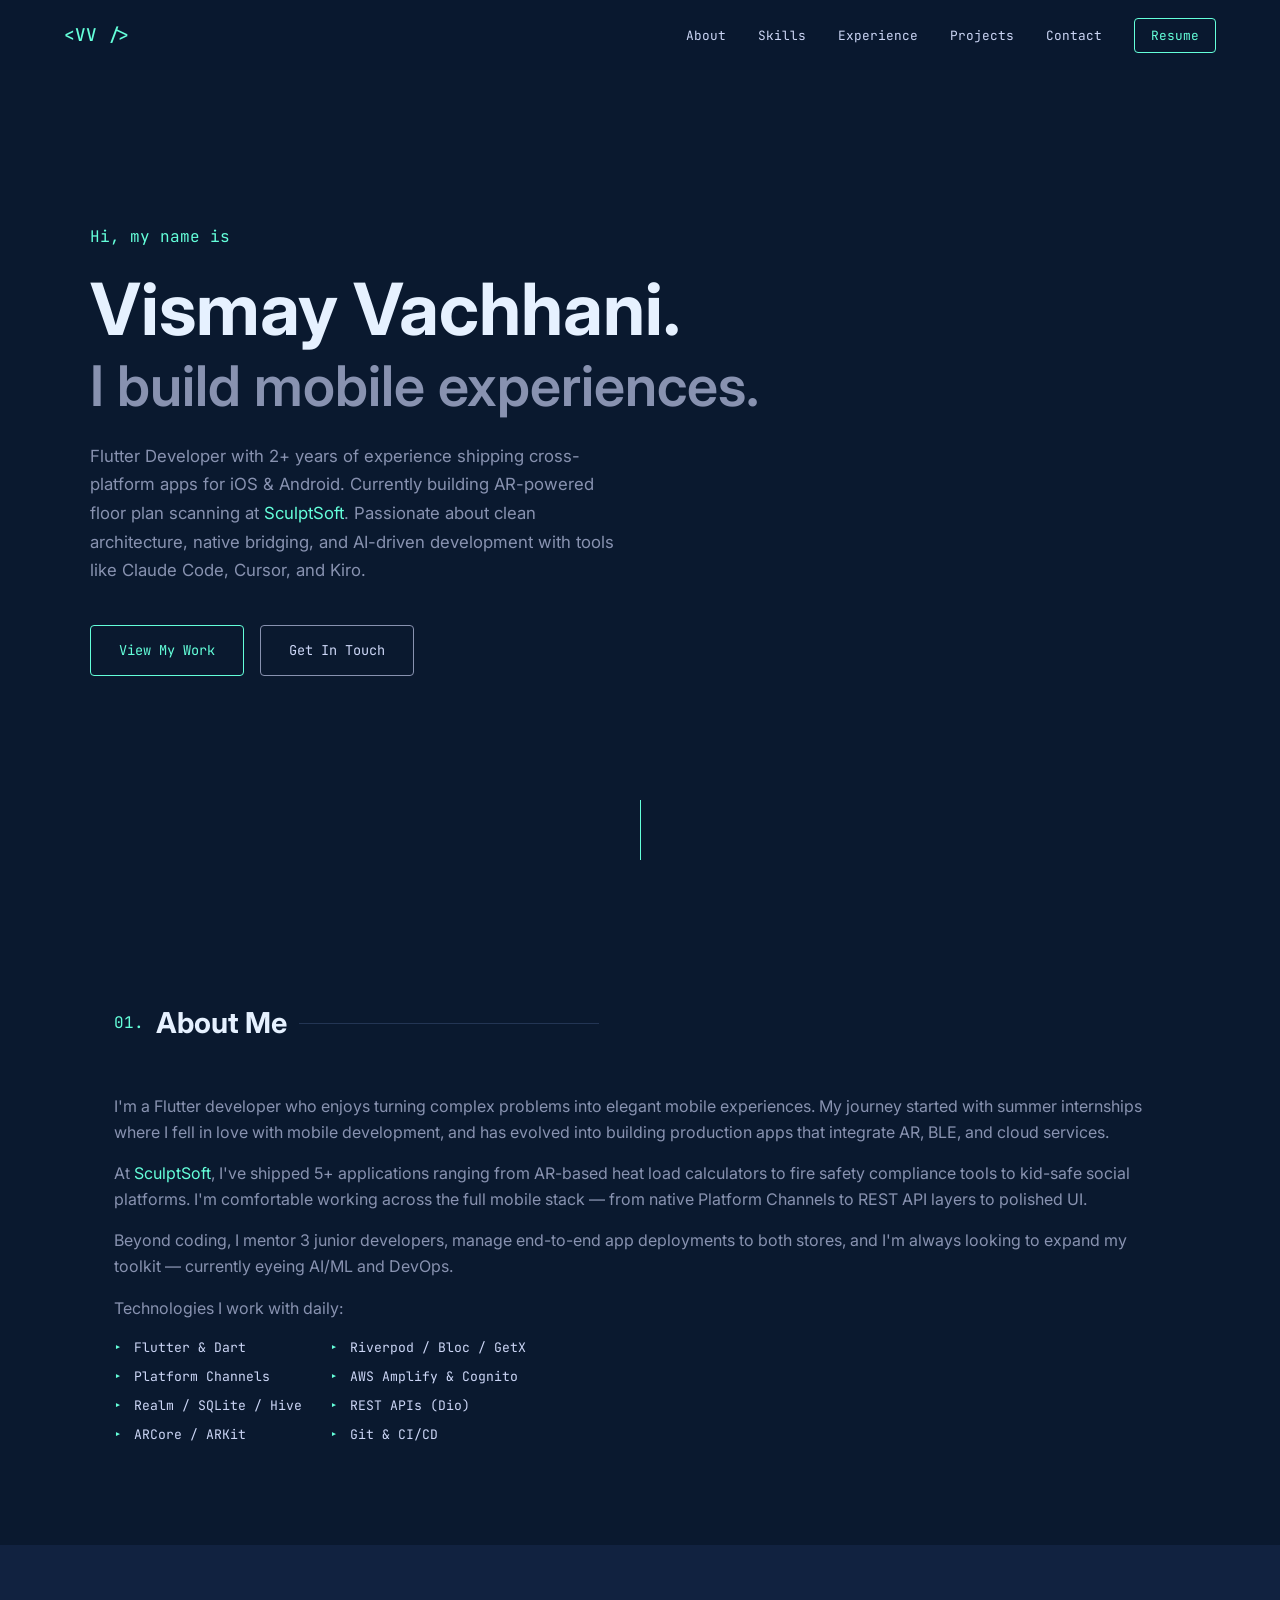
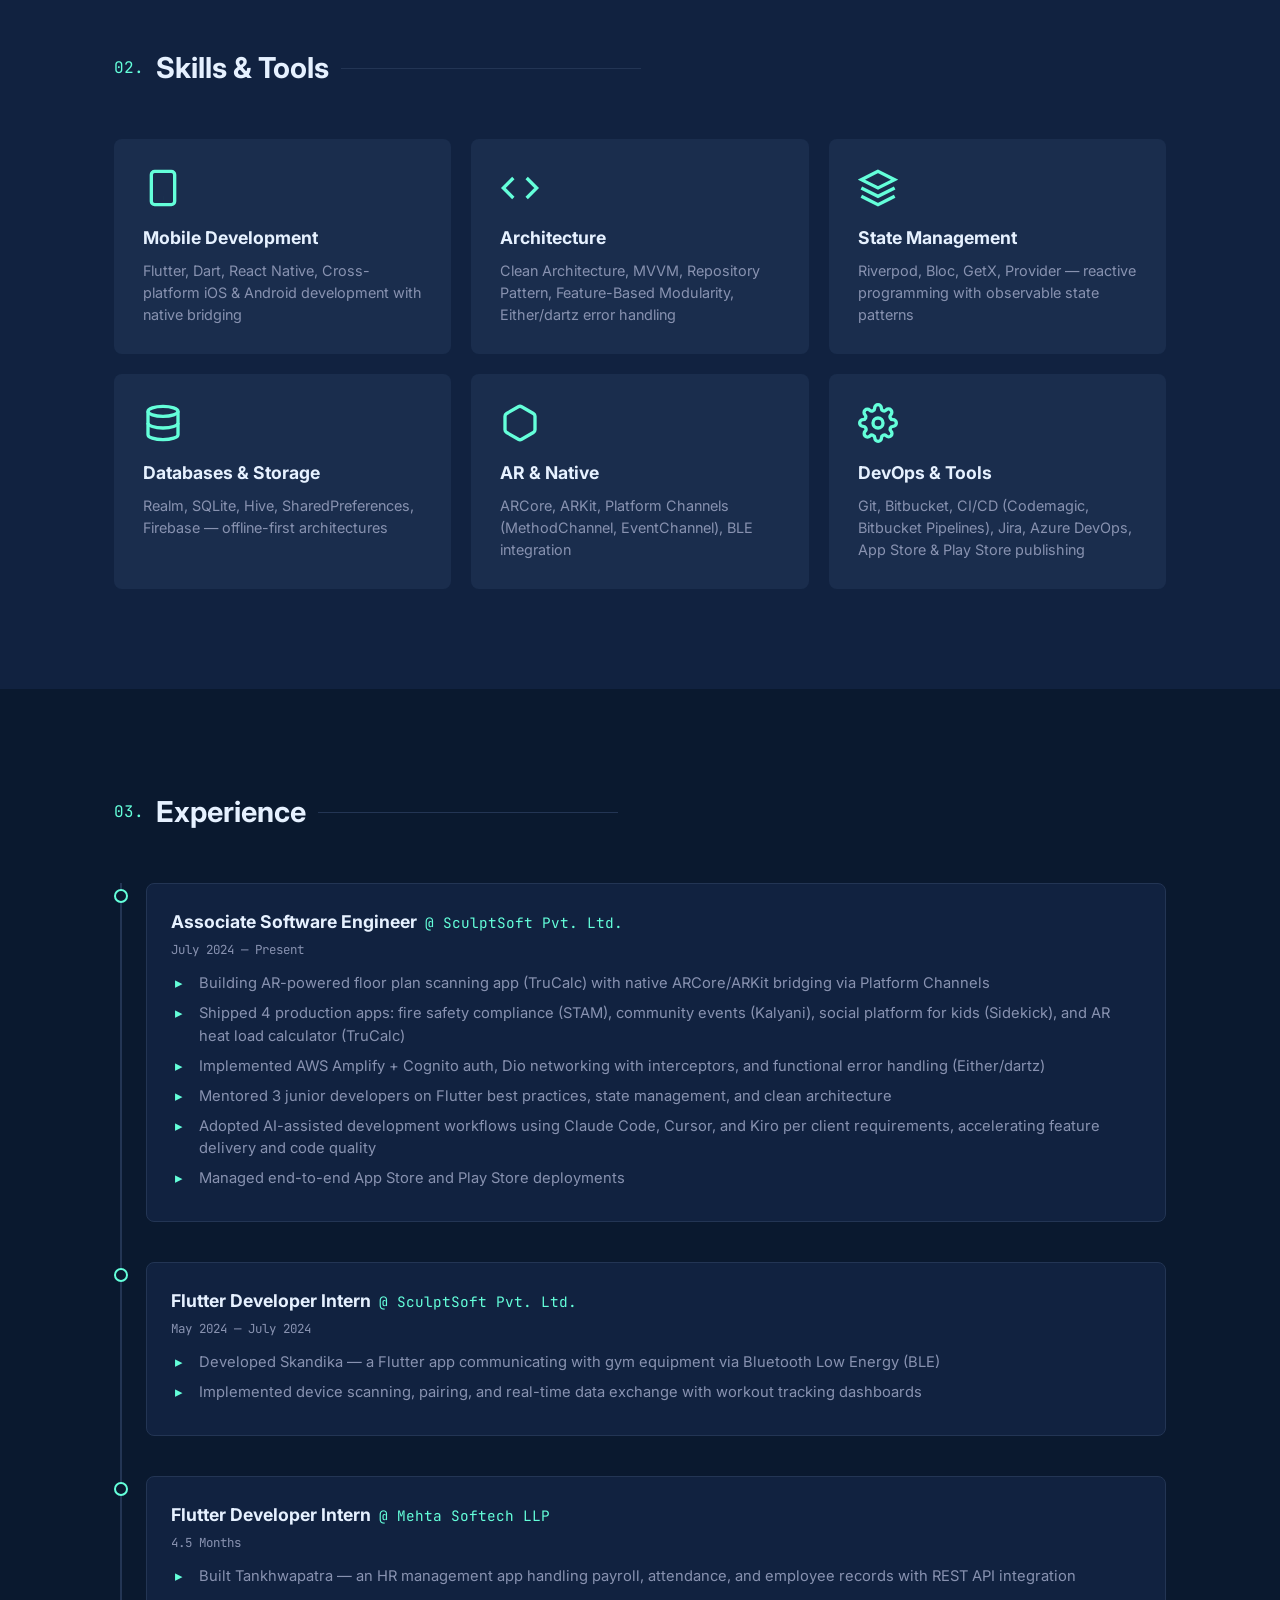
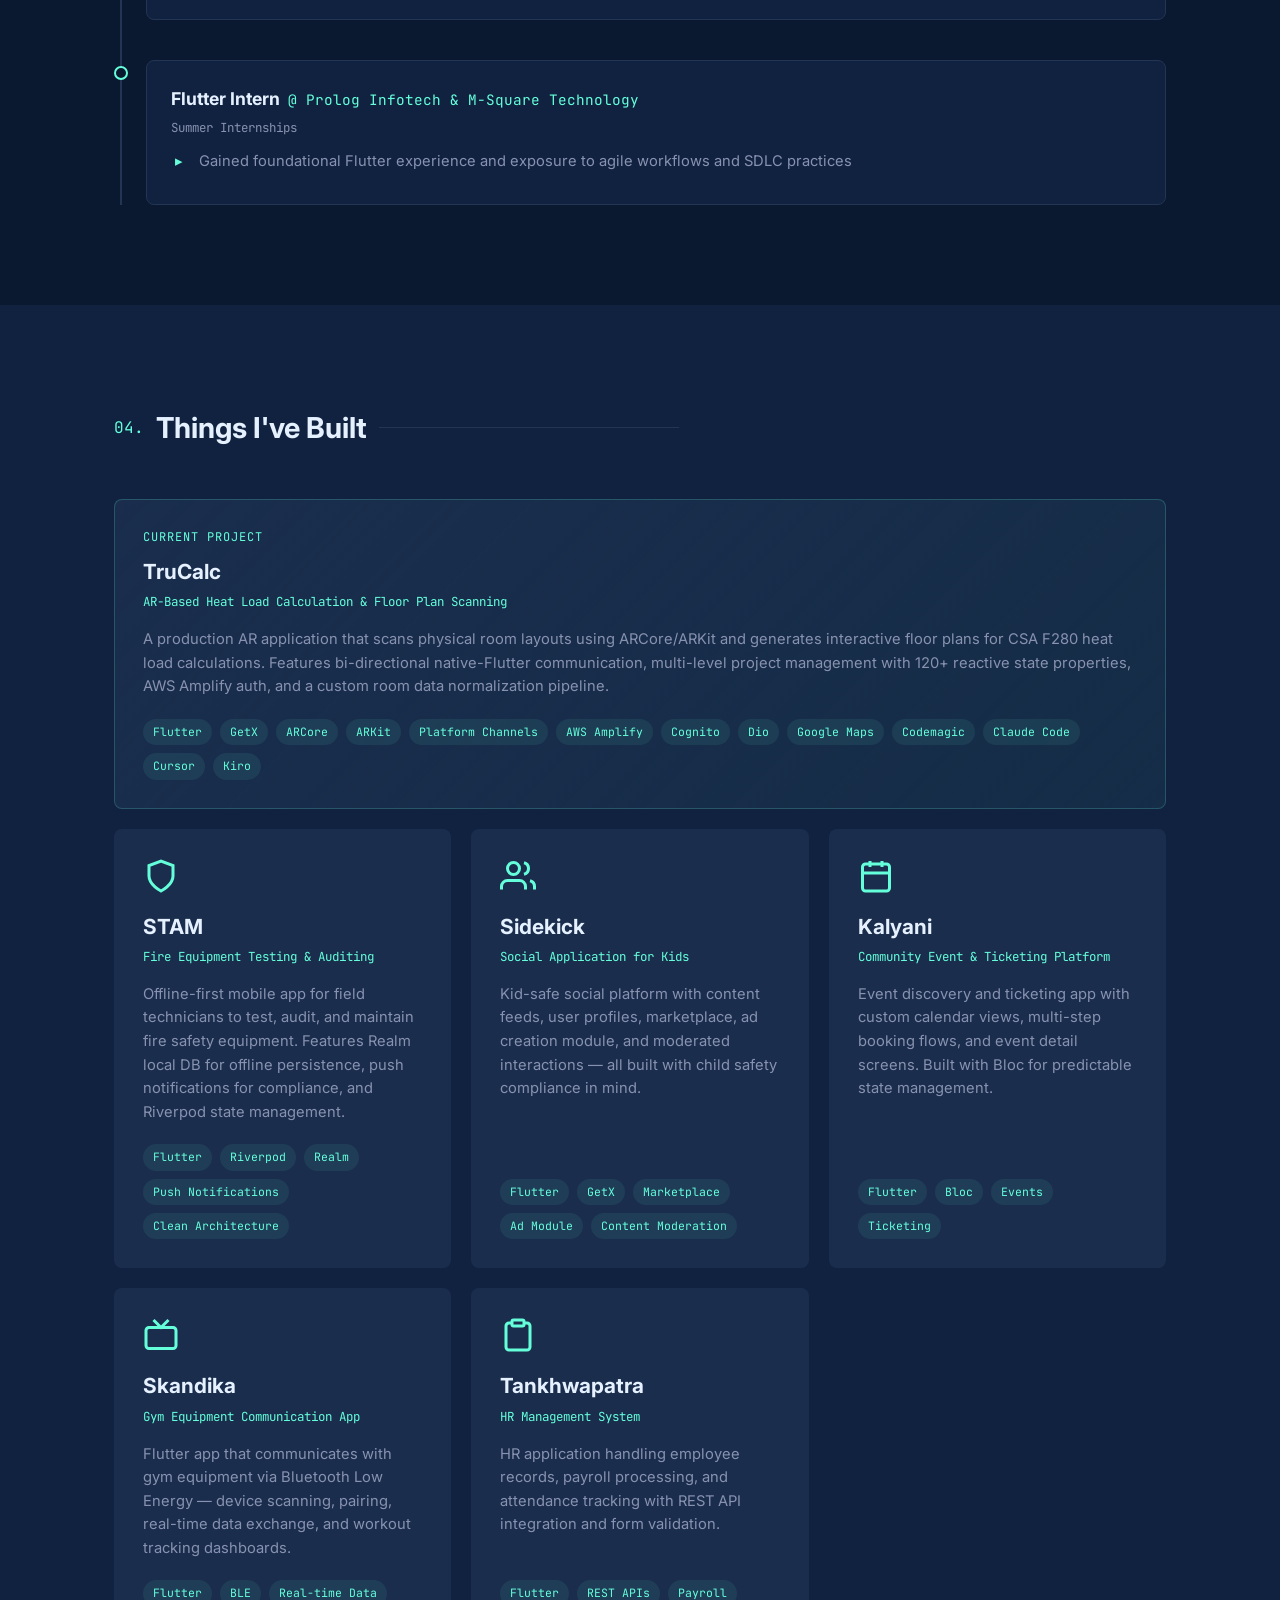
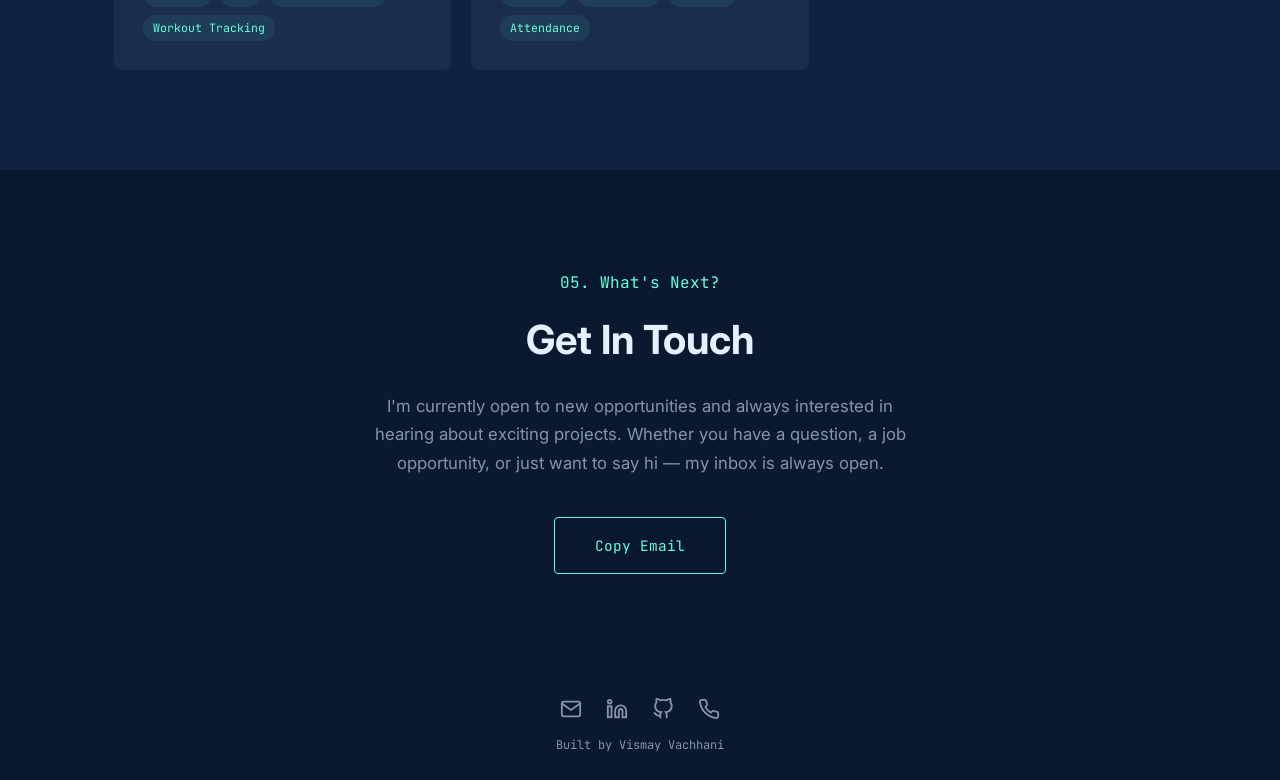
<file: index.html>
<!DOCTYPE html>
<html lang="en">
<head>
  <meta charset="UTF-8">
  <meta name="viewport" content="width=device-width, initial-scale=1.0">
  <meta name="description" content="Vismay Vachhani — Flutter Developer | Portfolio">
  <meta name="keywords" content="Flutter Developer, Dart, Mobile App Developer, AR, Cross-Platform, Portfolio">
  <meta name="author" content="Vismay Vachhani">
  <title>Vismay Vachhani | Flutter Developer</title>
  <link rel="preconnect" href="https://fonts.googleapis.com">
  <link rel="preconnect" href="https://fonts.gstatic.com" crossorigin>
  <link href="https://fonts.googleapis.com/css2?family=Inter:wght@300;400;500;600;700&family=JetBrains+Mono:wght@400;500&display=swap" rel="stylesheet">
  <link rel="stylesheet" href="style.css">
</head>
<body>

  <!-- Navigation -->
  <nav class="nav" id="nav">
    <div class="nav-container">
      <a href="#" class="nav-logo">&lt;VV /&gt;</a>
      <button class="nav-toggle" id="navToggle" aria-label="Toggle menu">
        <span></span><span></span><span></span>
      </button>
      <ul class="nav-links" id="navLinks">
        <li><a href="#about">About</a></li>
        <li><a href="#skills">Skills</a></li>
        <li><a href="#experience">Experience</a></li>
        <li><a href="#projects">Projects</a></li>
        <li><a href="#contact">Contact</a></li>
        <li><a href="resume.html" class="nav-resume" target="_blank">Resume</a></li>
      </ul>
    </div>
  </nav>

  <!-- Hero -->
  <section class="hero" id="hero">
    <div class="hero-container">
      <p class="hero-greeting">Hi, my name is</p>
      <h1 class="hero-name">Vismay Vachhani.</h1>
      <h2 class="hero-tagline">I build mobile experiences.</h2>
      <p class="hero-description">
        Flutter Developer with 2+ years of experience shipping cross-platform apps for iOS & Android.
        Currently building AR-powered floor plan scanning at
        <a href="https://www.sculptsoft.com/" target="_blank" rel="noopener" class="highlight">SculptSoft</a>. Passionate about clean architecture,
        native bridging, and AI-driven development with tools like Claude Code, Cursor, and Kiro.
      </p>
      <div class="hero-cta">
        <a href="#projects" class="btn btn-primary">View My Work</a>
        <a href="#contact" class="btn btn-outline">Get In Touch</a>
      </div>
    </div>
    <div class="hero-scroll">
      <div class="scroll-line"></div>
    </div>
  </section>

  <!-- About -->
  <section class="section" id="about">
    <div class="container">
      <h2 class="section-title"><span class="section-number">01.</span> About Me</h2>
      <div class="about-content">
        <div class="about-text">
          <p>
            I'm a Flutter developer who enjoys turning complex problems into elegant mobile experiences.
            My journey started with summer internships where I fell in love with mobile development,
            and has evolved into building production apps that integrate AR, BLE, and cloud services.
          </p>
          <p>
            At <a href="https://www.sculptsoft.com/" target="_blank" rel="noopener" class="highlight">SculptSoft</a>, I've shipped 5+ applications ranging from
            AR-based heat load calculators to fire safety compliance tools to kid-safe social platforms.
            I'm comfortable working across the full mobile stack — from native Platform Channels to
            REST API layers to polished UI.
          </p>
          <p>
            Beyond coding, I mentor 3 junior developers, manage end-to-end app deployments to both stores,
            and I'm always looking to expand my toolkit — currently eyeing AI/ML and DevOps.
          </p>
          <p>Technologies I work with daily:</p>
          <ul class="about-tech">
            <li>Flutter & Dart</li>
            <li>Riverpod / Bloc / GetX</li>
            <li>Platform Channels</li>
            <li>AWS Amplify & Cognito</li>
            <li>Realm / SQLite / Hive</li>
            <li>REST APIs (Dio)</li>
            <li>ARCore / ARKit</li>
            <li>Git & CI/CD</li>
          </ul>
        </div>
      </div>
    </div>
  </section>

  <!-- Skills -->
  <section class="section section-alt" id="skills">
    <div class="container">
      <h2 class="section-title"><span class="section-number">02.</span> Skills & Tools</h2>
      <div class="skills-grid">
        <div class="skill-card">
          <div class="skill-icon">
            <svg viewBox="0 0 24 24" fill="none" stroke="currentColor" stroke-width="2"><rect x="5" y="2" width="14" height="20" rx="2" ry="2"/><line x1="12" y1="18" x2="12.01" y2="18"/></svg>
          </div>
          <h3>Mobile Development</h3>
          <p>Flutter, Dart, React Native, Cross-platform iOS & Android development with native bridging</p>
        </div>
        <div class="skill-card">
          <div class="skill-icon">
            <svg viewBox="0 0 24 24" fill="none" stroke="currentColor" stroke-width="2"><polyline points="16 18 22 12 16 6"/><polyline points="8 6 2 12 8 18"/></svg>
          </div>
          <h3>Architecture</h3>
          <p>Clean Architecture, MVVM, Repository Pattern, Feature-Based Modularity, Either/dartz error handling</p>
        </div>
        <div class="skill-card">
          <div class="skill-icon">
            <svg viewBox="0 0 24 24" fill="none" stroke="currentColor" stroke-width="2"><path d="M12 2L2 7l10 5 10-5-10-5z"/><path d="M2 17l10 5 10-5"/><path d="M2 12l10 5 10-5"/></svg>
          </div>
          <h3>State Management</h3>
          <p>Riverpod, Bloc, GetX, Provider — reactive programming with observable state patterns</p>
        </div>
        <div class="skill-card">
          <div class="skill-icon">
            <svg viewBox="0 0 24 24" fill="none" stroke="currentColor" stroke-width="2"><ellipse cx="12" cy="5" rx="9" ry="3"/><path d="M21 12c0 1.66-4 3-9 3s-9-1.34-9-3"/><path d="M3 5v14c0 1.66 4 3 9 3s9-1.34 9-3V5"/></svg>
          </div>
          <h3>Databases & Storage</h3>
          <p>Realm, SQLite, Hive, SharedPreferences, Firebase — offline-first architectures</p>
        </div>
        <div class="skill-card">
          <div class="skill-icon">
            <svg viewBox="0 0 24 24" fill="none" stroke="currentColor" stroke-width="2"><path d="M21 16V8a2 2 0 0 0-1-1.73l-7-4a2 2 0 0 0-2 0l-7 4A2 2 0 0 0 3 8v8a2 2 0 0 0 1 1.73l7 4a2 2 0 0 0 2 0l7-4A2 2 0 0 0 21 16z"/></svg>
          </div>
          <h3>AR & Native</h3>
          <p>ARCore, ARKit, Platform Channels (MethodChannel, EventChannel), BLE integration</p>
        </div>
        <div class="skill-card">
          <div class="skill-icon">
            <svg viewBox="0 0 24 24" fill="none" stroke="currentColor" stroke-width="2"><circle cx="12" cy="12" r="3"/><path d="M19.4 15a1.65 1.65 0 0 0 .33 1.82l.06.06a2 2 0 0 1-2.83 2.83l-.06-.06a1.65 1.65 0 0 0-1.82-.33 1.65 1.65 0 0 0-1 1.51V21a2 2 0 0 1-4 0v-.09A1.65 1.65 0 0 0 9 19.4a1.65 1.65 0 0 0-1.82.33l-.06.06a2 2 0 0 1-2.83-2.83l.06-.06A1.65 1.65 0 0 0 4.68 15a1.65 1.65 0 0 0-1.51-1H3a2 2 0 0 1 0-4h.09A1.65 1.65 0 0 0 4.6 9a1.65 1.65 0 0 0-.33-1.82l-.06-.06a2 2 0 0 1 2.83-2.83l.06.06A1.65 1.65 0 0 0 9 4.68a1.65 1.65 0 0 0 1-1.51V3a2 2 0 0 1 4 0v.09a1.65 1.65 0 0 0 1 1.51 1.65 1.65 0 0 0 1.82-.33l.06-.06a2 2 0 0 1 2.83 2.83l-.06.06A1.65 1.65 0 0 0 19.4 9a1.65 1.65 0 0 0 1.51 1H21a2 2 0 0 1 0 4h-.09a1.65 1.65 0 0 0-1.51 1z"/></svg>
          </div>
          <h3>DevOps & Tools</h3>
          <p>Git, Bitbucket, CI/CD (Codemagic, Bitbucket Pipelines), Jira, Azure DevOps, App Store & Play Store publishing</p>
        </div>
      </div>
    </div>
  </section>

  <!-- Experience -->
  <section class="section" id="experience">
    <div class="container">
      <h2 class="section-title"><span class="section-number">03.</span> Experience</h2>
      <div class="timeline">

        <div class="timeline-item">
          <div class="timeline-dot"></div>
          <div class="timeline-content">
            <div class="timeline-header">
              <h3>Associate Software Engineer</h3>
              <span class="timeline-company">@ <a href="https://www.sculptsoft.com/" target="_blank" rel="noopener">SculptSoft Pvt. Ltd.</a></span>
            </div>
            <span class="timeline-date">July 2024 — Present</span>
            <ul>
              <li>Building AR-powered floor plan scanning app (TruCalc) with native ARCore/ARKit bridging via Platform Channels</li>
              <li>Shipped 4 production apps: fire safety compliance (STAM), community events (Kalyani), social platform for kids (Sidekick), and AR heat load calculator (TruCalc)</li>
              <li>Implemented AWS Amplify + Cognito auth, Dio networking with interceptors, and functional error handling (Either/dartz)</li>
              <li>Mentored 3 junior developers on Flutter best practices, state management, and clean architecture</li>
              <li>Adopted AI-assisted development workflows using Claude Code, Cursor, and Kiro per client requirements, accelerating feature delivery and code quality</li>
              <li>Managed end-to-end App Store and Play Store deployments</li>
            </ul>
          </div>
        </div>

        <div class="timeline-item">
          <div class="timeline-dot"></div>
          <div class="timeline-content">
            <div class="timeline-header">
              <h3>Flutter Developer Intern</h3>
              <span class="timeline-company">@ <a href="https://www.sculptsoft.com/" target="_blank" rel="noopener">SculptSoft Pvt. Ltd.</a></span>
            </div>
            <span class="timeline-date">May 2024 — July 2024</span>
            <ul>
              <li>Developed Skandika — a Flutter app communicating with gym equipment via Bluetooth Low Energy (BLE)</li>
              <li>Implemented device scanning, pairing, and real-time data exchange with workout tracking dashboards</li>
            </ul>
          </div>
        </div>

        <div class="timeline-item">
          <div class="timeline-dot"></div>
          <div class="timeline-content">
            <div class="timeline-header">
              <h3>Flutter Developer Intern</h3>
              <span class="timeline-company">@ Mehta Softech LLP</span>
            </div>
            <span class="timeline-date">4.5 Months</span>
            <ul>
              <li>Built Tankhwapatra — an HR management app handling payroll, attendance, and employee records with REST API integration</li>
            </ul>
          </div>
        </div>

        <div class="timeline-item">
          <div class="timeline-dot"></div>
          <div class="timeline-content">
            <div class="timeline-header">
              <h3>Flutter Intern</h3>
              <span class="timeline-company">@ Prolog Infotech & M-Square Technology</span>
            </div>
            <span class="timeline-date">Summer Internships</span>
            <ul>
              <li>Gained foundational Flutter experience and exposure to agile workflows and SDLC practices</li>
            </ul>
          </div>
        </div>

      </div>
    </div>
  </section>

  <!-- Projects -->
  <section class="section section-alt" id="projects">
    <div class="container">
      <h2 class="section-title"><span class="section-number">04.</span> Things I've Built</h2>
      <div class="projects-grid">

        <div class="project-card featured">
          <div class="project-label">Current Project</div>
          <h3 class="project-name">TruCalc</h3>
          <p class="project-subtitle">AR-Based Heat Load Calculation & Floor Plan Scanning</p>
          <p class="project-desc">
            A production AR application that scans physical room layouts using ARCore/ARKit and generates
            interactive floor plans for CSA F280 heat load calculations. Features bi-directional native-Flutter
            communication, multi-level project management with 120+ reactive state properties, AWS Amplify auth,
            and a custom room data normalization pipeline.
          </p>
          <div class="project-tech">
            <span>Flutter</span>
            <span>GetX</span>
            <span>ARCore</span>
            <span>ARKit</span>
            <span>Platform Channels</span>
            <span>AWS Amplify</span>
            <span>Cognito</span>
            <span>Dio</span>
            <span>Google Maps</span>
            <span>Codemagic</span>
            <span>Claude Code</span>
            <span>Cursor</span>
            <span>Kiro</span>
          </div>
        </div>

        <div class="project-card">
          <div class="project-icon">
            <svg viewBox="0 0 24 24" fill="none" stroke="currentColor" stroke-width="2"><path d="M12 22s8-4 8-10V5l-8-3-8 3v7c0 6 8 10 8 10z"/></svg>
          </div>
          <h3 class="project-name">STAM</h3>
          <p class="project-subtitle">Fire Equipment Testing & Auditing</p>
          <p class="project-desc">
            Offline-first mobile app for field technicians to test, audit, and maintain fire safety equipment.
            Features Realm local DB for offline persistence, push notifications for compliance, and Riverpod state management.
          </p>
          <div class="project-tech">
            <span>Flutter</span>
            <span>Riverpod</span>
            <span>Realm</span>
            <span>Push Notifications</span>
            <span>Clean Architecture</span>
          </div>
        </div>

        <div class="project-card">
          <div class="project-icon">
            <svg viewBox="0 0 24 24" fill="none" stroke="currentColor" stroke-width="2"><path d="M17 21v-2a4 4 0 0 0-4-4H5a4 4 0 0 0-4 4v2"/><circle cx="9" cy="7" r="4"/><path d="M23 21v-2a4 4 0 0 0-3-3.87"/><path d="M16 3.13a4 4 0 0 1 0 7.75"/></svg>
          </div>
          <h3 class="project-name">Sidekick</h3>
          <p class="project-subtitle">Social Application for Kids</p>
          <p class="project-desc">
            Kid-safe social platform with content feeds, user profiles, marketplace, ad creation module,
            and moderated interactions — all built with child safety compliance in mind.
          </p>
          <div class="project-tech">
            <span>Flutter</span>
            <span>GetX</span>
            <span>Marketplace</span>
            <span>Ad Module</span>
            <span>Content Moderation</span>
          </div>
        </div>

        <div class="project-card">
          <div class="project-icon">
            <svg viewBox="0 0 24 24" fill="none" stroke="currentColor" stroke-width="2"><rect x="3" y="4" width="18" height="18" rx="2" ry="2"/><line x1="16" y1="2" x2="16" y2="6"/><line x1="8" y1="2" x2="8" y2="6"/><line x1="3" y1="10" x2="21" y2="10"/></svg>
          </div>
          <h3 class="project-name">Kalyani</h3>
          <p class="project-subtitle">Community Event & Ticketing Platform</p>
          <p class="project-desc">
            Event discovery and ticketing app with custom calendar views, multi-step booking flows,
            and event detail screens. Built with Bloc for predictable state management.
          </p>
          <div class="project-tech">
            <span>Flutter</span>
            <span>Bloc</span>
            <span>Events</span>
            <span>Ticketing</span>
          </div>
        </div>

        <div class="project-card">
          <div class="project-icon">
            <svg viewBox="0 0 24 24" fill="none" stroke="currentColor" stroke-width="2"><rect x="2" y="7" width="20" height="14" rx="2" ry="2"/><polyline points="17 2 12 7 7 2"/></svg>
          </div>
          <h3 class="project-name">Skandika</h3>
          <p class="project-subtitle">Gym Equipment Communication App</p>
          <p class="project-desc">
            Flutter app that communicates with gym equipment via Bluetooth Low Energy — device scanning,
            pairing, real-time data exchange, and workout tracking dashboards.
          </p>
          <div class="project-tech">
            <span>Flutter</span>
            <span>BLE</span>
            <span>Real-time Data</span>
            <span>Workout Tracking</span>
          </div>
        </div>

        <div class="project-card">
          <div class="project-icon">
            <svg viewBox="0 0 24 24" fill="none" stroke="currentColor" stroke-width="2"><path d="M16 4h2a2 2 0 0 1 2 2v14a2 2 0 0 1-2 2H6a2 2 0 0 1-2-2V6a2 2 0 0 1 2-2h2"/><rect x="8" y="2" width="8" height="4" rx="1" ry="1"/></svg>
          </div>
          <h3 class="project-name">Tankhwapatra</h3>
          <p class="project-subtitle">HR Management System</p>
          <p class="project-desc">
            HR application handling employee records, payroll processing, and attendance tracking
            with REST API integration and form validation.
          </p>
          <div class="project-tech">
            <span>Flutter</span>
            <span>REST APIs</span>
            <span>Payroll</span>
            <span>Attendance</span>
          </div>
        </div>

      </div>
    </div>
  </section>

  <!-- Contact -->
  <section class="section" id="contact">
    <div class="container contact-section">
      <p class="section-number">05. What's Next?</p>
      <h2 class="contact-title">Get In Touch</h2>
      <p class="contact-text">
        I'm currently open to new opportunities and always interested in hearing about exciting projects.
        Whether you have a question, a job opportunity, or just want to say hi — my inbox is always open.
      </p>
      <button class="btn btn-primary btn-lg" id="copyEmailBtn" onclick="copyEmail()">Copy Email</button>
    </div>
  </section>

  <!-- Footer -->
  <footer class="footer">
    <div class="footer-links">
      <a href="#" onclick="openGmail(); return false;" aria-label="Email Me">
        <svg viewBox="0 0 24 24" fill="none" stroke="currentColor" stroke-width="2"><path d="M4 4h16c1.1 0 2 .9 2 2v12c0 1.1-.9 2-2 2H4c-1.1 0-2-.9-2-2V6c0-1.1.9-2 2-2z"/><polyline points="22,6 12,13 2,6"/></svg>
      </a>
      <a href="https://linkedin.com/in/vismay-vachhani" target="_blank" rel="noopener" aria-label="LinkedIn">
        <svg viewBox="0 0 24 24" fill="none" stroke="currentColor" stroke-width="2"><path d="M16 8a6 6 0 0 1 6 6v7h-4v-7a2 2 0 0 0-2-2 2 2 0 0 0-2 2v7h-4v-7a6 6 0 0 1 6-6z"/><rect x="2" y="9" width="4" height="12"/><circle cx="4" cy="4" r="2"/></svg>
      </a>
      <a href="https://github.com/Vismay28" target="_blank" rel="noopener" aria-label="GitHub">
        <svg viewBox="0 0 24 24" fill="none" stroke="currentColor" stroke-width="2"><path d="M9 19c-5 1.5-5-2.5-7-3m14 6v-3.87a3.37 3.37 0 0 0-.94-2.61c3.14-.35 6.44-1.54 6.44-7A5.44 5.44 0 0 0 20 4.77 5.07 5.07 0 0 0 19.91 1S18.73.65 16 2.48a13.38 13.38 0 0 0-7 0C6.27.65 5.09 1 5.09 1A5.07 5.07 0 0 0 5 4.77a5.44 5.44 0 0 0-1.5 3.78c0 5.42 3.3 6.61 6.44 7A3.37 3.37 0 0 0 9 18.13V22"/></svg>
      </a>
      <a href="tel:+917016309146" aria-label="Phone">
        <svg viewBox="0 0 24 24" fill="none" stroke="currentColor" stroke-width="2"><path d="M22 16.92v3a2 2 0 0 1-2.18 2 19.79 19.79 0 0 1-8.63-3.07 19.5 19.5 0 0 1-6-6 19.79 19.79 0 0 1-3.07-8.67A2 2 0 0 1 4.11 2h3a2 2 0 0 1 2 1.72 12.84 12.84 0 0 0 .7 2.81 2 2 0 0 1-.45 2.11L8.09 9.91a16 16 0 0 0 6 6l1.27-1.27a2 2 0 0 1 2.11-.45 12.84 12.84 0 0 0 2.81.7A2 2 0 0 1 22 16.92z"/></svg>
      </a>
    </div>
    <p class="footer-credit">Built by Vismay Vachhani</p>
  </footer>

  <div class="toast" id="toast">Email copied to clipboard!</div>
  <script src="script.js"></script>
</body>
</html>
</file>
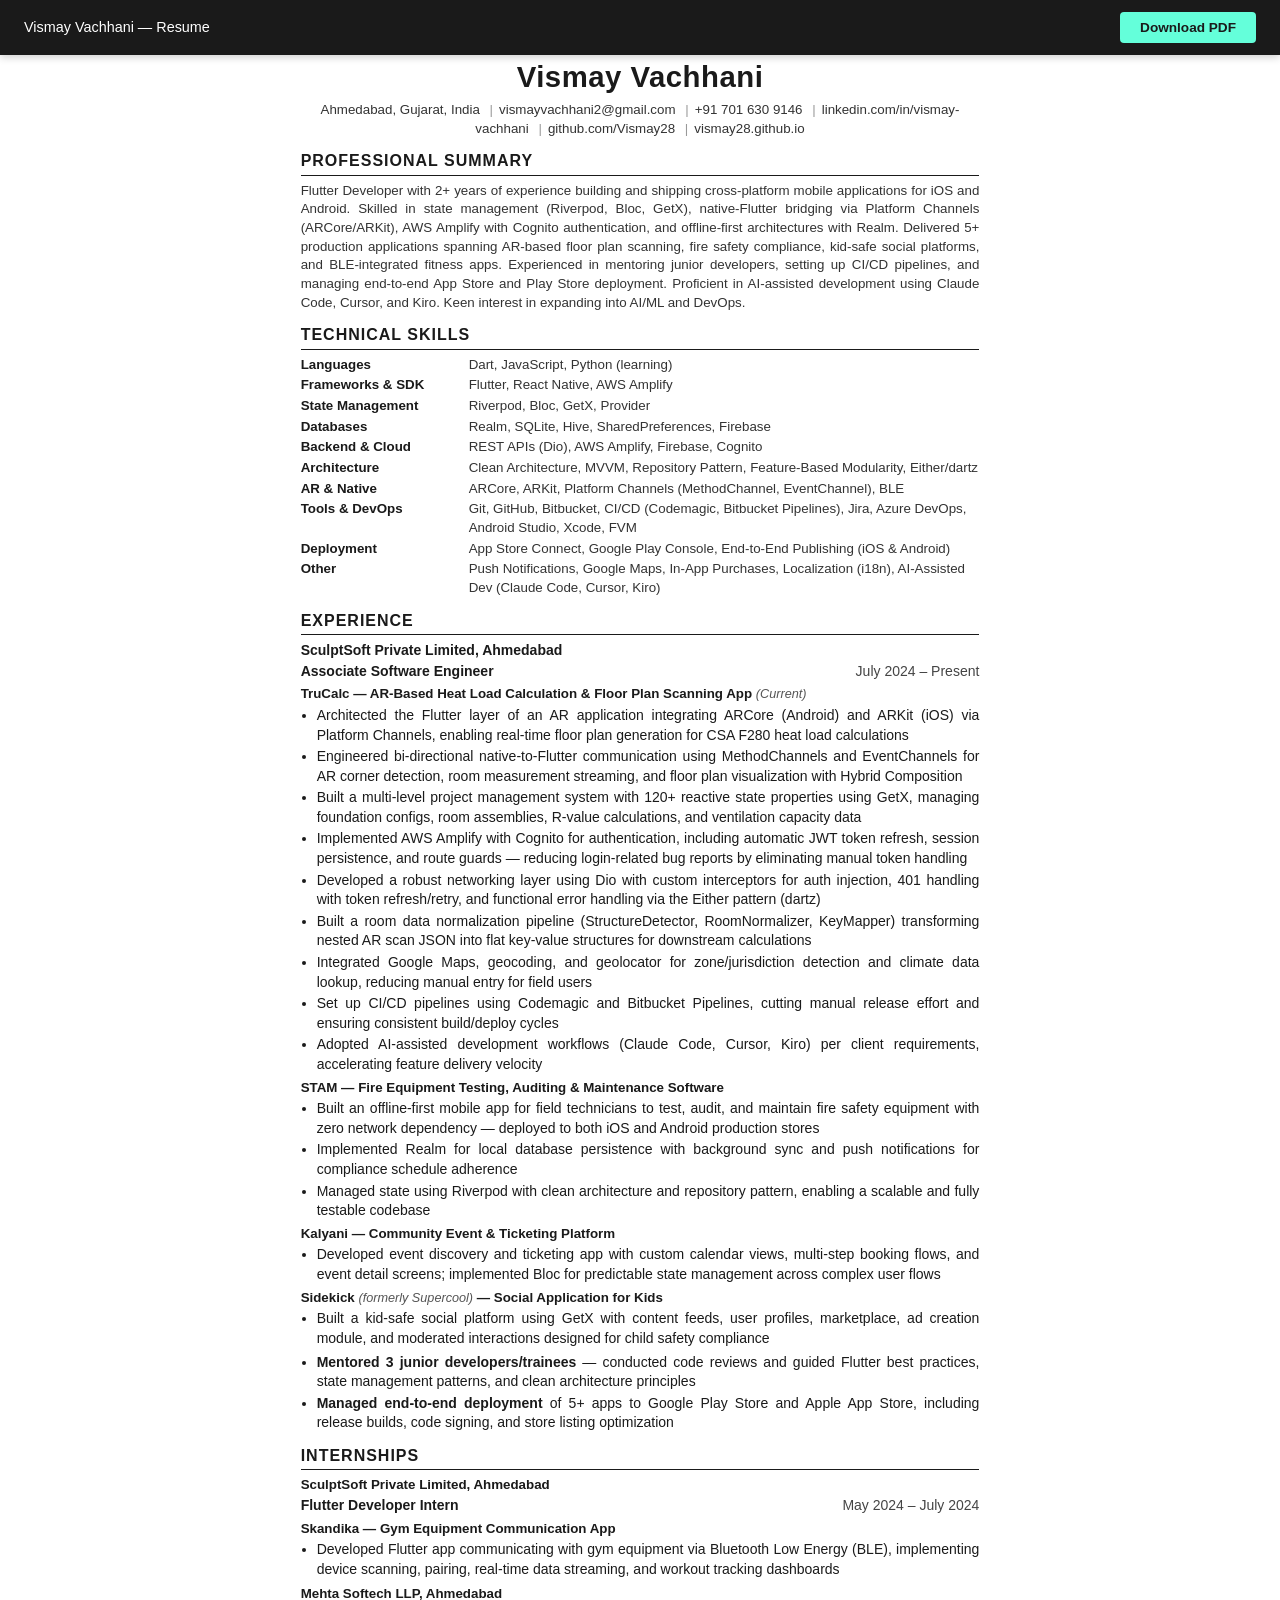
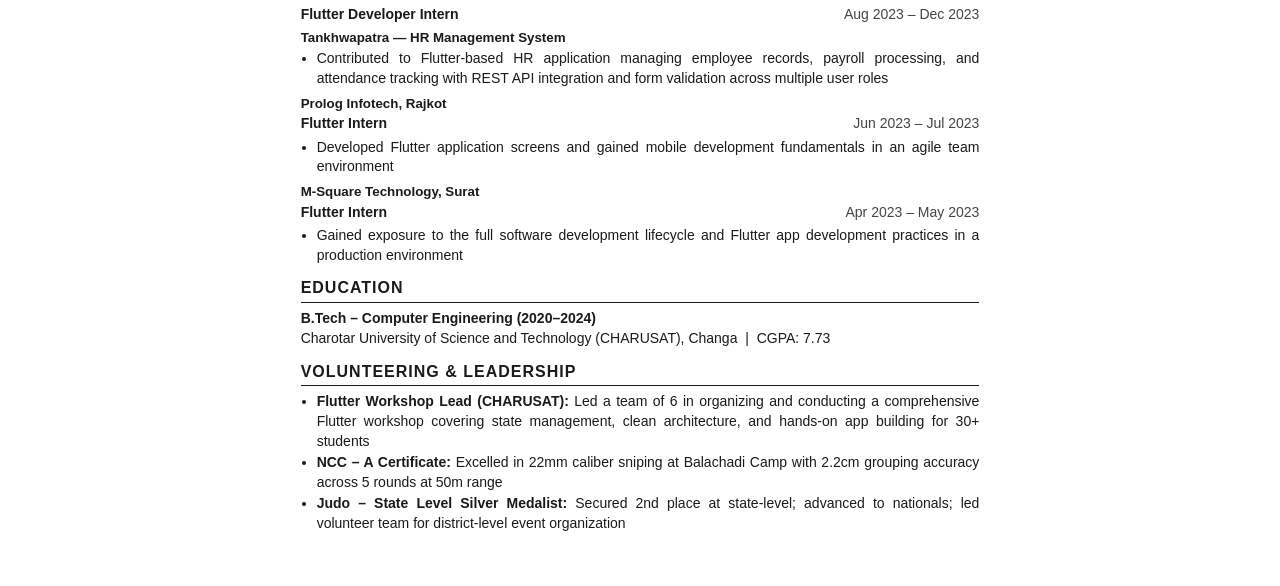
<file: resume.html>
<!DOCTYPE html>
<html lang="en">
<head>
<meta charset="UTF-8">
<meta name="viewport" content="width=device-width, initial-scale=1.0">
<title>Vismay Vachhani - Flutter Developer Resume</title>
<style>
  @page {
    margin: 0.5in 0.6in;
    size: A4;
  }
  * {
    margin: 0;
    padding: 0;
    box-sizing: border-box;
  }
  body {
    font-family: 'Calibri', 'Segoe UI', Arial, sans-serif;
    font-size: 10.5pt;
    line-height: 1.4;
    color: #1a1a1a;
    max-width: 8.27in;
    margin: 0 auto;
    padding: 0.5in 0.6in;
    -webkit-print-color-adjust: exact;
    print-color-adjust: exact;
  }
  h1 {
    font-size: 22pt;
    font-weight: 700;
    text-align: center;
    color: #1a1a1a;
    margin-bottom: 4px;
    letter-spacing: 0.5px;
  }
  .contact {
    text-align: center;
    font-size: 10pt;
    color: #333;
    margin-bottom: 12px;
  }
  .contact a {
    color: #333;
    text-decoration: none;
  }
  .contact .separator {
    margin: 0 6px;
    color: #999;
  }
  h2 {
    font-size: 12pt;
    font-weight: 700;
    color: #1a1a1a;
    text-transform: uppercase;
    letter-spacing: 1px;
    border-bottom: 1.5px solid #1a1a1a;
    padding-bottom: 2px;
    margin-top: 12px;
    margin-bottom: 6px;
  }
  h3 {
    font-size: 10.5pt;
    font-weight: 700;
    color: #1a1a1a;
    margin-bottom: 1px;
  }
  .role {
    font-size: 10.5pt;
    margin-bottom: 4px;
  }
  .role strong {
    font-weight: 600;
  }
  .role .date {
    float: right;
    font-weight: 400;
    color: #444;
  }
  .project-title {
    font-weight: 700;
    font-size: 10pt;
    margin-top: 4px;
    margin-bottom: 2px;
    color: #1a1a1a;
  }
  .project-title em {
    font-weight: 400;
    font-style: italic;
    color: #555;
    font-size: 9.5pt;
  }
  ul {
    margin-left: 16px;
    margin-bottom: 4px;
  }
  li {
    margin-bottom: 2px;
    text-align: justify;
  }
  .skills-grid {
    display: grid;
    grid-template-columns: 160px 1fr;
    row-gap: 2px;
    column-gap: 8px;
    margin-bottom: 2px;
  }
  .skills-grid .label {
    font-weight: 600;
    font-size: 10pt;
    color: #1a1a1a;
  }
  .skills-grid .value {
    font-size: 10pt;
    color: #333;
  }
  .summary {
    text-align: justify;
    margin-bottom: 4px;
    font-size: 10pt;
    color: #333;
  }
  .intern-block {
    margin-bottom: 6px;
  }
  .intern-block h3 {
    font-size: 10pt;
  }
  .additional {
    margin-top: 4px;
  }
  .edu-line {
    margin-bottom: 1px;
  }
  .activities li {
    margin-bottom: 2px;
  }
  .clearfix::after {
    content: "";
    display: table;
    clear: both;
  }
  .download-bar {
    position: fixed;
    top: 0;
    left: 0;
    right: 0;
    background: #1a1a1a;
    padding: 12px 24px;
    display: flex;
    align-items: center;
    justify-content: space-between;
    z-index: 1000;
    box-shadow: 0 2px 8px rgba(0,0,0,0.2);
  }
  .download-bar span {
    color: #fff;
    font-size: 0.9rem;
  }
  .download-btn {
    background: #64ffda;
    color: #1a1a1a;
    border: none;
    padding: 8px 20px;
    border-radius: 4px;
    font-family: 'Calibri', sans-serif;
    font-size: 0.85rem;
    font-weight: 600;
    cursor: pointer;
    transition: opacity 0.2s;
  }
  .download-btn:hover {
    opacity: 0.85;
  }
  body {
    padding-top: 56px;
  }
  @media print {
    .download-bar {
      display: none;
    }
    body {
      padding: 0;
      padding-top: 0;
    }
  }
</style>
</head>
<body>

<div class="download-bar">
  <span>Vismay Vachhani — Resume</span>
  <button class="download-btn" onclick="window.print()">Download PDF</button>
</div>

<h1>Vismay Vachhani</h1>
<div class="contact">
  Ahmedabad, Gujarat, India
  <span class="separator">|</span><a href="mailto:vismayvachhani2@gmail.com">vismayvachhani2@gmail.com</a>
  <span class="separator">|</span><a href="tel:+917016309146">+91 701 630 9146</a>
  <span class="separator">|</span><a href="https://linkedin.com/in/vismay-vachhani">linkedin.com/in/vismay-vachhani</a>
  <span class="separator">|</span><a href="https://github.com/Vismay28">github.com/Vismay28</a>
  <span class="separator">|</span><a href="https://vismay28.github.io">vismay28.github.io</a>
</div>

<h2>Professional Summary</h2>
<p class="summary">
Flutter Developer with 2+ years of experience building and shipping cross-platform mobile applications for iOS and Android. Skilled in state management (Riverpod, Bloc, GetX), native-Flutter bridging via Platform Channels (ARCore/ARKit), AWS Amplify with Cognito authentication, and offline-first architectures with Realm. Delivered 5+ production applications spanning AR-based floor plan scanning, fire safety compliance, kid-safe social platforms, and BLE-integrated fitness apps. Experienced in mentoring junior developers, setting up CI/CD pipelines, and managing end-to-end App Store and Play Store deployment. Proficient in AI-assisted development using Claude Code, Cursor, and Kiro. Keen interest in expanding into AI/ML and DevOps.
</p>

<h2>Technical Skills</h2>
<div class="skills-grid">
  <span class="label">Languages</span>
  <span class="value">Dart, JavaScript, Python (learning)</span>
  <span class="label">Frameworks & SDK</span>
  <span class="value">Flutter, React Native, AWS Amplify</span>
  <span class="label">State Management</span>
  <span class="value">Riverpod, Bloc, GetX, Provider</span>
  <span class="label">Databases</span>
  <span class="value">Realm, SQLite, Hive, SharedPreferences, Firebase</span>
  <span class="label">Backend & Cloud</span>
  <span class="value">REST APIs (Dio), AWS Amplify, Firebase, Cognito</span>
  <span class="label">Architecture</span>
  <span class="value">Clean Architecture, MVVM, Repository Pattern, Feature-Based Modularity, Either/dartz</span>
  <span class="label">AR & Native</span>
  <span class="value">ARCore, ARKit, Platform Channels (MethodChannel, EventChannel), BLE</span>
  <span class="label">Tools & DevOps</span>
  <span class="value">Git, GitHub, Bitbucket, CI/CD (Codemagic, Bitbucket Pipelines), Jira, Azure DevOps, Android Studio, Xcode, FVM</span>
  <span class="label">Deployment</span>
  <span class="value">App Store Connect, Google Play Console, End-to-End Publishing (iOS & Android)</span>
  <span class="label">Other</span>
  <span class="value">Push Notifications, Google Maps, In-App Purchases, Localization (i18n), AI-Assisted Dev (Claude Code, Cursor, Kiro)</span>
</div>

<h2>Experience</h2>

<h3>SculptSoft Private Limited, Ahmedabad</h3>
<div class="role clearfix"><strong>Associate Software Engineer</strong><span class="date">July 2024 &ndash; Present</span></div>

<div class="project-title">TruCalc &mdash; AR-Based Heat Load Calculation & Floor Plan Scanning App <em>(Current)</em></div>
<ul>
  <li>Architected the Flutter layer of an AR application integrating ARCore (Android) and ARKit (iOS) via Platform Channels, enabling real-time floor plan generation for CSA F280 heat load calculations</li>
  <li>Engineered bi-directional native-to-Flutter communication using MethodChannels and EventChannels for AR corner detection, room measurement streaming, and floor plan visualization with Hybrid Composition</li>
  <li>Built a multi-level project management system with 120+ reactive state properties using GetX, managing foundation configs, room assemblies, R-value calculations, and ventilation capacity data</li>
  <li>Implemented AWS Amplify with Cognito for authentication, including automatic JWT token refresh, session persistence, and route guards — reducing login-related bug reports by eliminating manual token handling</li>
  <li>Developed a robust networking layer using Dio with custom interceptors for auth injection, 401 handling with token refresh/retry, and functional error handling via the Either pattern (dartz)</li>
  <li>Built a room data normalization pipeline (StructureDetector, RoomNormalizer, KeyMapper) transforming nested AR scan JSON into flat key-value structures for downstream calculations</li>
  <li>Integrated Google Maps, geocoding, and geolocator for zone/jurisdiction detection and climate data lookup, reducing manual entry for field users</li>
  <li>Set up CI/CD pipelines using Codemagic and Bitbucket Pipelines, cutting manual release effort and ensuring consistent build/deploy cycles</li>
  <li>Adopted AI-assisted development workflows (Claude Code, Cursor, Kiro) per client requirements, accelerating feature delivery velocity</li>
</ul>

<div class="project-title">STAM &mdash; Fire Equipment Testing, Auditing & Maintenance Software</div>
<ul>
  <li>Built an offline-first mobile app for field technicians to test, audit, and maintain fire safety equipment with zero network dependency — deployed to both iOS and Android production stores</li>
  <li>Implemented Realm for local database persistence with background sync and push notifications for compliance schedule adherence</li>
  <li>Managed state using Riverpod with clean architecture and repository pattern, enabling a scalable and fully testable codebase</li>
</ul>

<div class="project-title">Kalyani &mdash; Community Event & Ticketing Platform</div>
<ul>
  <li>Developed event discovery and ticketing app with custom calendar views, multi-step booking flows, and event detail screens; implemented Bloc for predictable state management across complex user flows</li>
</ul>

<div class="project-title">Sidekick <em>(formerly Supercool)</em> &mdash; Social Application for Kids</div>
<ul>
  <li>Built a kid-safe social platform using GetX with content feeds, user profiles, marketplace, ad creation module, and moderated interactions designed for child safety compliance</li>
</ul>

<div class="additional">
<ul>
  <li><strong>Mentored 3 junior developers/trainees</strong> &mdash; conducted code reviews and guided Flutter best practices, state management patterns, and clean architecture principles</li>
  <li><strong>Managed end-to-end deployment</strong> of 5+ apps to Google Play Store and Apple App Store, including release builds, code signing, and store listing optimization</li>
</ul>
</div>

<h2>Internships</h2>

<div class="intern-block">
<h3>SculptSoft Private Limited, Ahmedabad</h3>
<div class="role clearfix"><strong>Flutter Developer Intern</strong><span class="date">May 2024 &ndash; July 2024</span></div>
<div class="project-title">Skandika &mdash; Gym Equipment Communication App</div>
<ul>
  <li>Developed Flutter app communicating with gym equipment via Bluetooth Low Energy (BLE), implementing device scanning, pairing, real-time data streaming, and workout tracking dashboards</li>
</ul>
</div>

<div class="intern-block">
<h3>Mehta Softech LLP, Ahmedabad</h3>
<div class="role clearfix"><strong>Flutter Developer Intern</strong><span class="date">Aug 2023 &ndash; Dec 2023</span></div>
<div class="project-title">Tankhwapatra &mdash; HR Management System</div>
<ul>
  <li>Contributed to Flutter-based HR application managing employee records, payroll processing, and attendance tracking with REST API integration and form validation across multiple user roles</li>
</ul>
</div>

<div class="intern-block">
<h3>Prolog Infotech, Rajkot</h3>
<div class="role clearfix"><strong>Flutter Intern</strong><span class="date">Jun 2023 &ndash; Jul 2023</span></div>
<ul>
  <li>Developed Flutter application screens and gained mobile development fundamentals in an agile team environment</li>
</ul>
</div>

<div class="intern-block">
<h3>M-Square Technology, Surat</h3>
<div class="role clearfix"><strong>Flutter Intern</strong><span class="date">Apr 2023 &ndash; May 2023</span></div>
<ul>
  <li>Gained exposure to the full software development lifecycle and Flutter app development practices in a production environment</li>
</ul>
</div>

<h2>Education</h2>
<div class="edu-line"><strong>B.Tech &ndash; Computer Engineering (2020&ndash;2024)</strong></div>
<div class="edu-line">Charotar University of Science and Technology (CHARUSAT), Changa &nbsp;|&nbsp; CGPA: 7.73</div>

<h2>Volunteering & Leadership</h2>
<ul class="activities">
  <li><strong>Flutter Workshop Lead (CHARUSAT):</strong> Led a team of 6 in organizing and conducting a comprehensive Flutter workshop covering state management, clean architecture, and hands-on app building for 30+ students</li>
  <li><strong>NCC &ndash; A Certificate:</strong> Excelled in 22mm caliber sniping at Balachadi Camp with 2.2cm grouping accuracy across 5 rounds at 50m range</li>
  <li><strong>Judo &ndash; State Level Silver Medalist:</strong> Secured 2nd place at state-level; advanced to nationals; led volunteer team for district-level event organization</li>
</ul>

</body>
</html>
</file>
<file: style.css>
/* ===== CSS Variables ===== */
:root {
  --bg-primary: #0a192f;
  --bg-secondary: #112240;
  --bg-card: #1a2d4d;
  --text-primary: #ccd6f6;
  --text-secondary: #8892b0;
  --accent: #64ffda;
  --accent-hover: rgba(100, 255, 218, 0.1);
  --white: #e6f1ff;
  --font-main: 'Inter', -apple-system, BlinkMacSystemFont, sans-serif;
  --font-mono: 'JetBrains Mono', 'Fira Code', monospace;
  --transition: all 0.25s cubic-bezier(0.645, 0.045, 0.355, 1);
  --nav-height: 70px;
}

/* ===== Reset ===== */
*, *::before, *::after {
  margin: 0;
  padding: 0;
  box-sizing: border-box;
}

html {
  scroll-behavior: smooth;
  scroll-padding-top: var(--nav-height);
}

body {
  font-family: var(--font-main);
  background: var(--bg-primary);
  color: var(--text-secondary);
  line-height: 1.6;
  overflow-x: hidden;
}

a {
  color: var(--accent);
  text-decoration: none;
  transition: var(--transition);
}

ul { list-style: none; }

.container {
  max-width: 1100px;
  margin: 0 auto;
  padding: 0 24px;
}

.highlight {
  color: var(--accent);
}

/* ===== Navigation ===== */
.nav {
  position: fixed;
  top: 0;
  left: 0;
  right: 0;
  height: var(--nav-height);
  background: rgba(10, 25, 47, 0.85);
  backdrop-filter: blur(10px);
  z-index: 1000;
  transition: var(--transition);
}

.nav.scrolled {
  box-shadow: 0 10px 30px -10px rgba(2, 12, 27, 0.7);
}

.nav-container {
  max-width: 1200px;
  margin: 0 auto;
  padding: 0 24px;
  height: 100%;
  display: flex;
  align-items: center;
  justify-content: space-between;
}

.nav-logo {
  font-family: var(--font-mono);
  font-size: 1.1rem;
  font-weight: 500;
  color: var(--accent);
}

.nav-links {
  display: flex;
  align-items: center;
  gap: 32px;
}

.nav-links a {
  font-family: var(--font-mono);
  font-size: 0.8rem;
  color: var(--text-primary);
  transition: var(--transition);
}

.nav-links a:hover {
  color: var(--accent);
}

.nav-resume {
  border: 1px solid var(--accent);
  padding: 8px 16px;
  border-radius: 4px;
  color: var(--accent) !important;
}

.nav-resume:hover {
  background: var(--accent-hover);
}

.nav-toggle {
  display: none;
  flex-direction: column;
  gap: 5px;
  background: none;
  border: none;
  cursor: pointer;
  padding: 4px;
}

.nav-toggle span {
  width: 25px;
  height: 2px;
  background: var(--accent);
  transition: var(--transition);
}

/* ===== Hero ===== */
.hero {
  min-height: 100vh;
  display: flex;
  align-items: center;
  position: relative;
  padding: 0 24px;
}

.hero-container {
  max-width: 1100px;
  margin: 0 auto;
  width: 100%;
}

.hero-greeting {
  font-family: var(--font-mono);
  color: var(--accent);
  font-size: 1rem;
  margin-bottom: 20px;
  opacity: 0;
  animation: fadeInUp 0.5s ease forwards;
  animation-delay: 0.2s;
}

.hero-name {
  font-size: clamp(40px, 8vw, 72px);
  font-weight: 700;
  color: var(--white);
  line-height: 1.1;
  margin-bottom: 8px;
  opacity: 0;
  animation: fadeInUp 0.5s ease forwards;
  animation-delay: 0.4s;
}

.hero-tagline {
  font-size: clamp(32px, 6vw, 56px);
  font-weight: 600;
  color: var(--text-secondary);
  line-height: 1.1;
  margin-bottom: 24px;
  opacity: 0;
  animation: fadeInUp 0.5s ease forwards;
  animation-delay: 0.6s;
}

.hero-description {
  max-width: 540px;
  font-size: 1.05rem;
  line-height: 1.7;
  margin-bottom: 40px;
  opacity: 0;
  animation: fadeInUp 0.5s ease forwards;
  animation-delay: 0.8s;
}

.hero-cta {
  display: flex;
  gap: 16px;
  opacity: 0;
  animation: fadeInUp 0.5s ease forwards;
  animation-delay: 1s;
}

.hero-scroll {
  position: absolute;
  bottom: 40px;
  left: 50%;
  transform: translateX(-50%);
  opacity: 0;
  animation: fadeIn 1s ease forwards;
  animation-delay: 1.5s;
}

.scroll-line {
  width: 1px;
  height: 60px;
  background: var(--accent);
  animation: scrollPulse 2s ease infinite;
}

/* ===== Buttons ===== */
.btn {
  display: inline-block;
  font-family: var(--font-mono);
  font-size: 0.85rem;
  padding: 14px 28px;
  border-radius: 4px;
  cursor: pointer;
  transition: var(--transition);
}

.btn-primary {
  border: 1px solid var(--accent);
  color: var(--accent);
  background: transparent;
}

.btn-primary:hover {
  background: var(--accent-hover);
}

.btn-outline {
  border: 1px solid var(--text-secondary);
  color: var(--text-primary);
}

.btn-outline:hover {
  border-color: var(--accent);
  color: var(--accent);
}

.btn-lg {
  padding: 18px 40px;
  font-size: 0.9rem;
}

/* ===== Sections ===== */
.section {
  padding: 100px 0;
}

.section-alt {
  background: var(--bg-secondary);
}

.section-title {
  font-size: 1.8rem;
  font-weight: 700;
  color: var(--white);
  margin-bottom: 48px;
  display: flex;
  align-items: center;
  gap: 12px;
}

.section-title::after {
  content: '';
  flex: 1;
  height: 1px;
  background: #233554;
  max-width: 300px;
}

.section-number {
  font-family: var(--font-mono);
  font-size: 1rem;
  font-weight: 400;
  color: var(--accent);
}

/* ===== About ===== */
.about-text p {
  margin-bottom: 16px;
  font-size: 1rem;
}

.about-tech {
  display: grid;
  grid-template-columns: repeat(2, minmax(140px, 200px));
  gap: 8px 16px;
  margin-top: 16px;
}

.about-tech li {
  font-family: var(--font-mono);
  font-size: 0.82rem;
  color: var(--text-primary);
  position: relative;
  padding-left: 20px;
}

.about-tech li::before {
  content: '\25B8';
  color: var(--accent);
  position: absolute;
  left: 0;
}

/* ===== Skills ===== */
.skills-grid {
  display: grid;
  grid-template-columns: repeat(auto-fit, minmax(300px, 1fr));
  gap: 20px;
}

.skill-card {
  background: var(--bg-card);
  padding: 28px;
  border-radius: 8px;
  transition: var(--transition);
  border: 1px solid transparent;
}

.skill-card:hover {
  border-color: var(--accent);
  transform: translateY(-4px);
}

.skill-icon {
  width: 40px;
  height: 40px;
  color: var(--accent);
  margin-bottom: 16px;
}

.skill-card h3 {
  color: var(--white);
  font-size: 1.1rem;
  margin-bottom: 8px;
}

.skill-card p {
  font-size: 0.9rem;
  line-height: 1.5;
}

/* ===== Timeline ===== */
.timeline {
  position: relative;
  padding-left: 32px;
}

.timeline::before {
  content: '';
  position: absolute;
  left: 6px;
  top: 0;
  bottom: 0;
  width: 2px;
  background: #233554;
}

.timeline-item {
  position: relative;
  margin-bottom: 40px;
}

.timeline-item:last-child {
  margin-bottom: 0;
}

.timeline-dot {
  position: absolute;
  left: -32px;
  top: 6px;
  width: 14px;
  height: 14px;
  border-radius: 50%;
  border: 2px solid var(--accent);
  background: var(--bg-primary);
  z-index: 1;
}

.timeline-content {
  background: var(--bg-secondary);
  padding: 24px;
  border-radius: 8px;
  border: 1px solid #233554;
  transition: var(--transition);
}

.timeline-content:hover {
  border-color: rgba(100, 255, 218, 0.3);
}

.timeline-header {
  display: flex;
  align-items: baseline;
  gap: 8px;
  flex-wrap: wrap;
  margin-bottom: 4px;
}

.timeline-header h3 {
  color: var(--white);
  font-size: 1.1rem;
}

.timeline-company {
  color: var(--accent);
  font-family: var(--font-mono);
  font-size: 0.9rem;
}

.timeline-date {
  font-family: var(--font-mono);
  font-size: 0.78rem;
  color: var(--text-secondary);
  display: block;
  margin-bottom: 12px;
}

.timeline-content ul {
  padding-left: 20px;
}

.timeline-content li {
  position: relative;
  padding-left: 8px;
  margin-bottom: 8px;
  font-size: 0.92rem;
  line-height: 1.5;
}

.timeline-content li::before {
  content: '\25B8';
  color: var(--accent);
  position: absolute;
  left: -16px;
}

/* ===== Projects ===== */
.projects-grid {
  display: grid;
  grid-template-columns: repeat(auto-fit, minmax(320px, 1fr));
  gap: 20px;
}

.project-card {
  background: var(--bg-card);
  padding: 28px;
  border-radius: 8px;
  transition: var(--transition);
  border: 1px solid transparent;
  display: flex;
  flex-direction: column;
}

.project-card:hover {
  transform: translateY(-6px);
  border-color: rgba(100, 255, 218, 0.2);
}

.project-card.featured {
  grid-column: 1 / -1;
  background: linear-gradient(135deg, var(--bg-card) 0%, rgba(100, 255, 218, 0.05) 100%);
  border: 1px solid rgba(100, 255, 218, 0.2);
}

.project-label {
  font-family: var(--font-mono);
  font-size: 0.75rem;
  color: var(--accent);
  margin-bottom: 8px;
  text-transform: uppercase;
  letter-spacing: 1px;
}

.project-icon {
  width: 36px;
  height: 36px;
  color: var(--accent);
  margin-bottom: 16px;
}

.project-name {
  color: var(--white);
  font-size: 1.3rem;
  margin-bottom: 4px;
}

.project-subtitle {
  font-family: var(--font-mono);
  font-size: 0.78rem;
  color: var(--accent);
  margin-bottom: 16px;
}

.project-desc {
  font-size: 0.92rem;
  line-height: 1.6;
  flex: 1;
  margin-bottom: 20px;
}

.project-tech {
  display: flex;
  flex-wrap: wrap;
  gap: 8px;
}

.project-tech span {
  font-family: var(--font-mono);
  font-size: 0.72rem;
  color: var(--accent);
  background: rgba(100, 255, 218, 0.08);
  padding: 4px 10px;
  border-radius: 20px;
}

/* ===== Contact ===== */
.contact-section {
  text-align: center;
  max-width: 600px;
}

.contact-title {
  font-size: 2.5rem;
  font-weight: 700;
  color: var(--white);
  margin: 12px 0 20px;
}

.contact-text {
  font-size: 1.05rem;
  line-height: 1.7;
  margin-bottom: 40px;
}

/* ===== Footer ===== */
.footer {
  padding: 24px;
  text-align: center;
}

.footer-links {
  display: flex;
  justify-content: center;
  gap: 24px;
  margin-bottom: 16px;
}

.footer-links a {
  width: 22px;
  height: 22px;
  color: var(--text-secondary);
  transition: var(--transition);
}

.footer-links a:hover {
  color: var(--accent);
  transform: translateY(-3px);
}

.footer-credit {
  font-family: var(--font-mono);
  font-size: 0.75rem;
  color: var(--text-secondary);
}

/* ===== Toast ===== */
.toast {
  position: fixed;
  bottom: 40px;
  left: 50%;
  transform: translateX(-50%) translateY(20px);
  background: var(--accent);
  color: var(--bg-primary);
  font-family: var(--font-mono);
  font-size: 0.85rem;
  font-weight: 600;
  padding: 12px 24px;
  border-radius: 6px;
  opacity: 0;
  pointer-events: none;
  transition: opacity 0.3s ease, transform 0.3s ease;
  z-index: 9999;
}

.toast.show {
  opacity: 1;
  transform: translateX(-50%) translateY(0);
}

/* ===== Animations ===== */
@keyframes fadeInUp {
  from {
    opacity: 0;
    transform: translateY(20px);
  }
  to {
    opacity: 1;
    transform: translateY(0);
  }
}

@keyframes fadeIn {
  from { opacity: 0; }
  to { opacity: 1; }
}

@keyframes scrollPulse {
  0%, 100% { opacity: 0.3; transform: scaleY(0.5); transform-origin: top; }
  50% { opacity: 1; transform: scaleY(1); }
}

/* Scroll reveal */
.section {
  opacity: 0;
  transform: translateY(30px);
  transition: opacity 0.6s ease, transform 0.6s ease;
}

.section.visible {
  opacity: 1;
  transform: translateY(0);
}

/* ===== Responsive ===== */
@media (max-width: 768px) {
  .nav-toggle {
    display: flex;
  }

  .nav-links {
    position: fixed;
    top: 0;
    right: -100%;
    width: 70%;
    max-width: 300px;
    height: 100vh;
    background: var(--bg-secondary);
    flex-direction: column;
    justify-content: center;
    padding: 24px;
    gap: 24px;
    transition: right 0.3s ease;
    box-shadow: -10px 0 30px rgba(0, 0, 0, 0.3);
  }

  .nav-links.active {
    right: 0;
  }

  .nav-links a {
    font-size: 1rem;
  }

  .hero-cta {
    flex-direction: column;
    align-items: flex-start;
  }

  .section {
    padding: 60px 0;
  }

  .section-title {
    font-size: 1.4rem;
  }

  .about-tech {
    grid-template-columns: repeat(2, 1fr);
  }

  .skills-grid {
    grid-template-columns: 1fr;
  }

  .projects-grid {
    grid-template-columns: 1fr;
  }

  .project-card.featured {
    grid-column: 1;
  }

  .contact-title {
    font-size: 1.8rem;
  }

  .timeline {
    padding-left: 24px;
  }
}

@media (max-width: 480px) {
  .hero-name {
    font-size: 2.2rem;
  }

  .hero-tagline {
    font-size: 1.5rem;
  }

  .about-tech {
    grid-template-columns: 1fr;
  }
}
</file>
